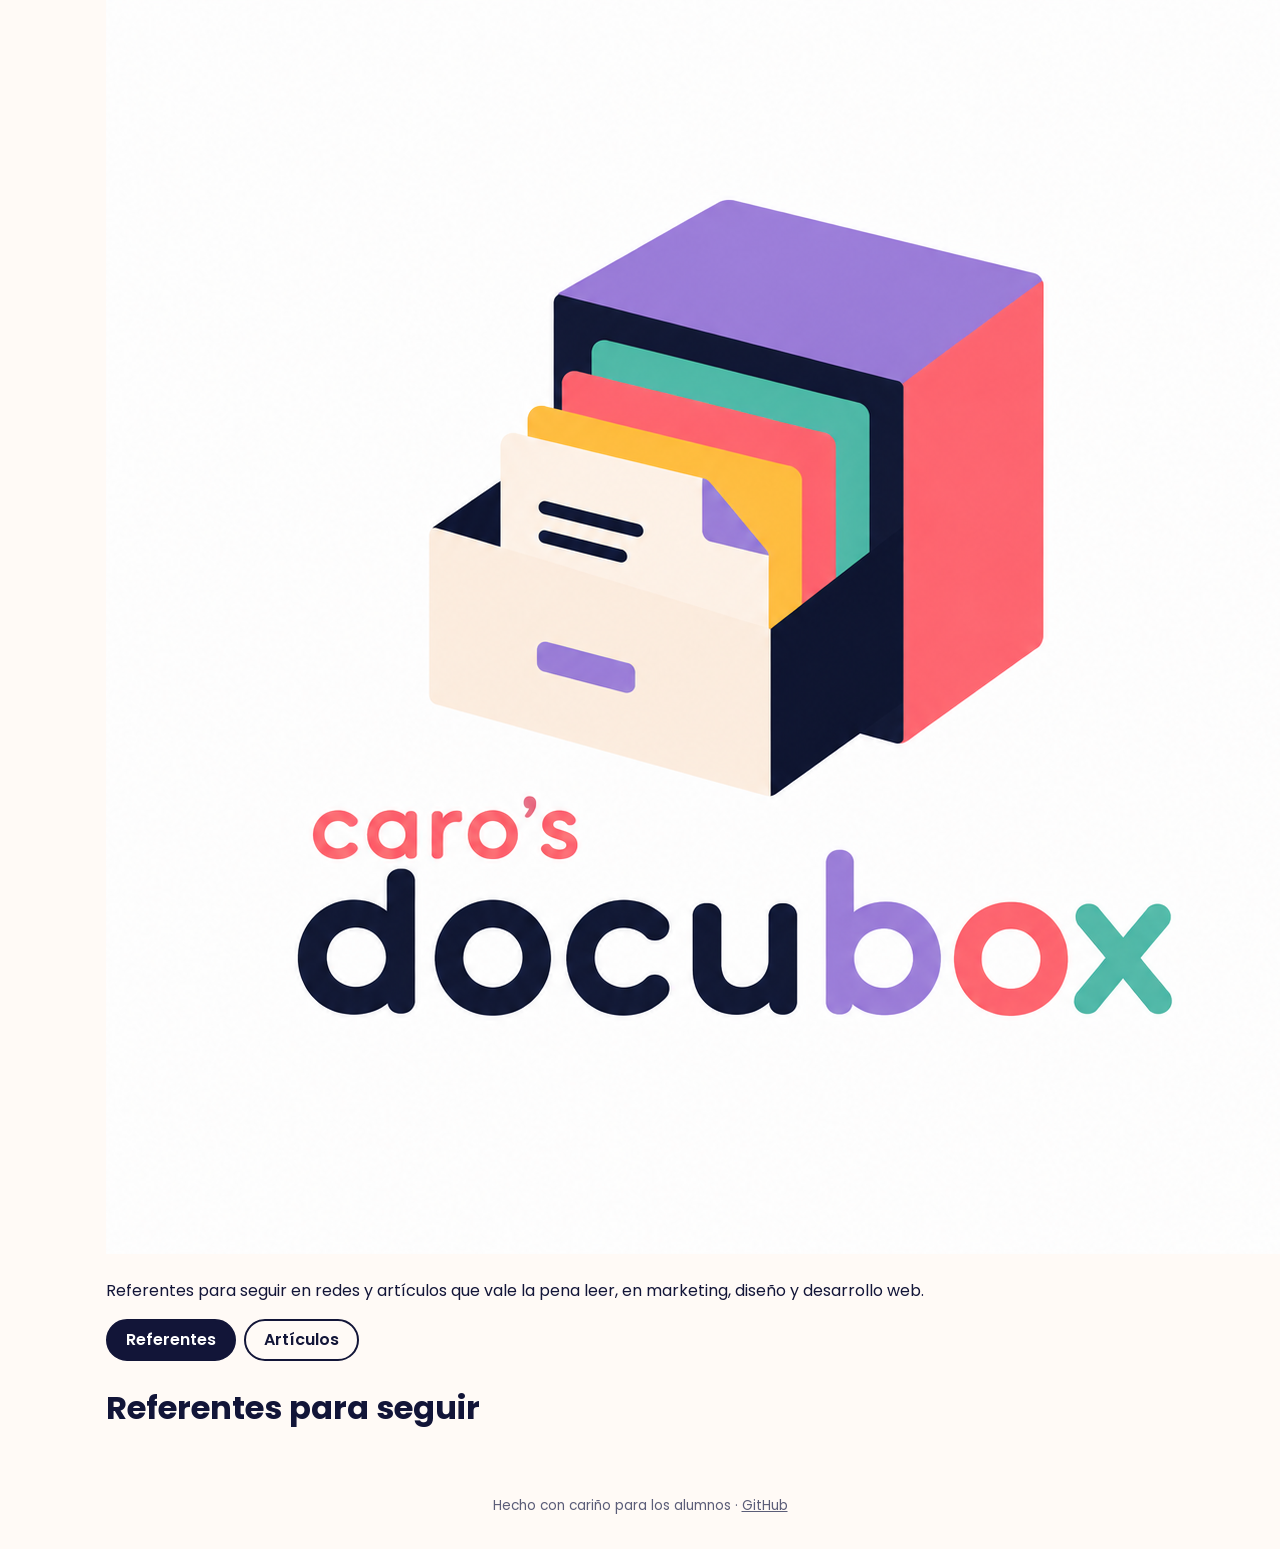
<file: index.html>
<!doctype html>
<html lang="es">
<head>
  <meta charset="utf-8">
  <meta name="viewport" content="width=device-width, initial-scale=1">
  <title>Inicio · Caro's Docubox</title>
  <meta name="description" content="Creadores de contenido para seguir y artículos recomendados sobre marketing y desarrollo web.">
  <link rel="icon" href="assets/logo.png">
  <link rel="preconnect" href="https://fonts.googleapis.com">
  <link href="https://fonts.googleapis.com/css2?family=Poppins:wght@400;600;700&display=swap" rel="stylesheet">
  <link rel="stylesheet" href="styles.css">
</head>
<body>
  <header class="contenedor">
    <a href="index.html"><img src="assets/logo.png" alt="Caro's Docubox, ir al inicio"></a>
    <p>Referentes para seguir en redes y artículos que vale la pena leer, en marketing, diseño y desarrollo web.</p>
    <nav aria-label="Principal">
      <a href="index.html" aria-current="page">Referentes</a>
      <a href="articulos.html">Artículos</a>
    </nav>
  </header>

  <main class="contenedor">
    <h1>Referentes para seguir</h1>
    <div class="filtros" id="filtros" role="group" aria-label="Filtrar por categoría"></div>
    <div class="grid" id="lista"></div>
  </main>

  <footer>Hecho con cariño para los alumnos · <a href="https://github.com/carocromatica/docubox">GitHub</a></footer>
  <script src="datos.js"></script>
  <script src="app.js"></script>
  <script>montarSeccion(CREADORES, tarjetaCreador);</script>
</body>
</html>
</file>
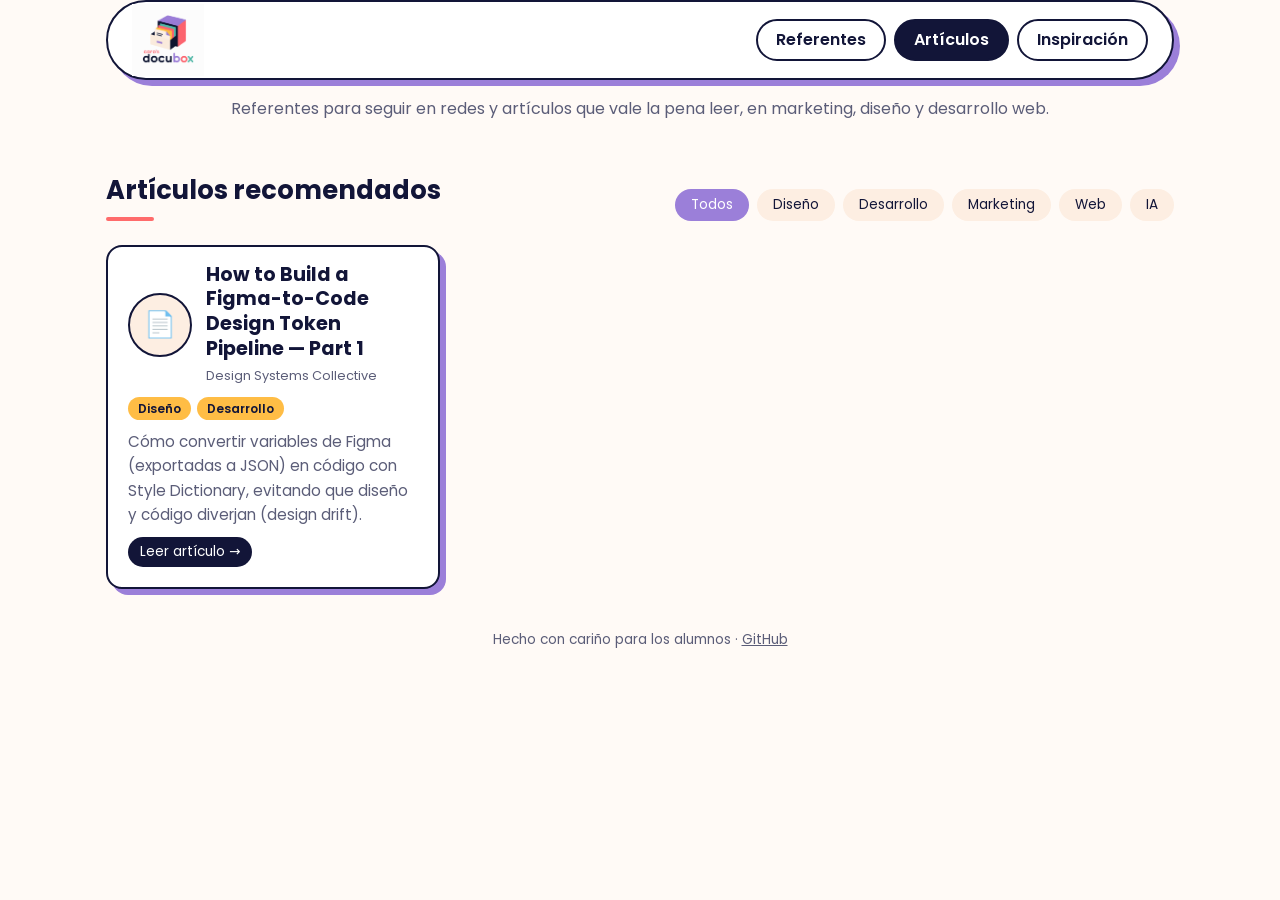
<file: articulos.html>
<!doctype html>
<html lang="es">
<head>
  <meta charset="utf-8">
  <meta name="viewport" content="width=device-width, initial-scale=1">
  <title>Artículos · Caro's Docubox</title>
  <meta name="description" content="Creadores de contenido para seguir y artículos recomendados sobre marketing, diseño y desarrollo web.">
  <link rel="icon" href="assets/logo.png">
  <link rel="preconnect" href="https://fonts.googleapis.com">
  <link href="https://fonts.googleapis.com/css2?family=Poppins:wght@400;600;700&display=swap" rel="stylesheet">
  <link rel="stylesheet" href="styles.css">
</head>
<body data-secciones="articulos">
  <main class="contenedor"></main>
  <footer>Hecho con cariño para los alumnos · <a href="https://github.com/carocromatica/docubox">GitHub</a></footer>
  <script src="datos.js"></script>
  <script src="app.js"></script>
</body>
</html>
</file>
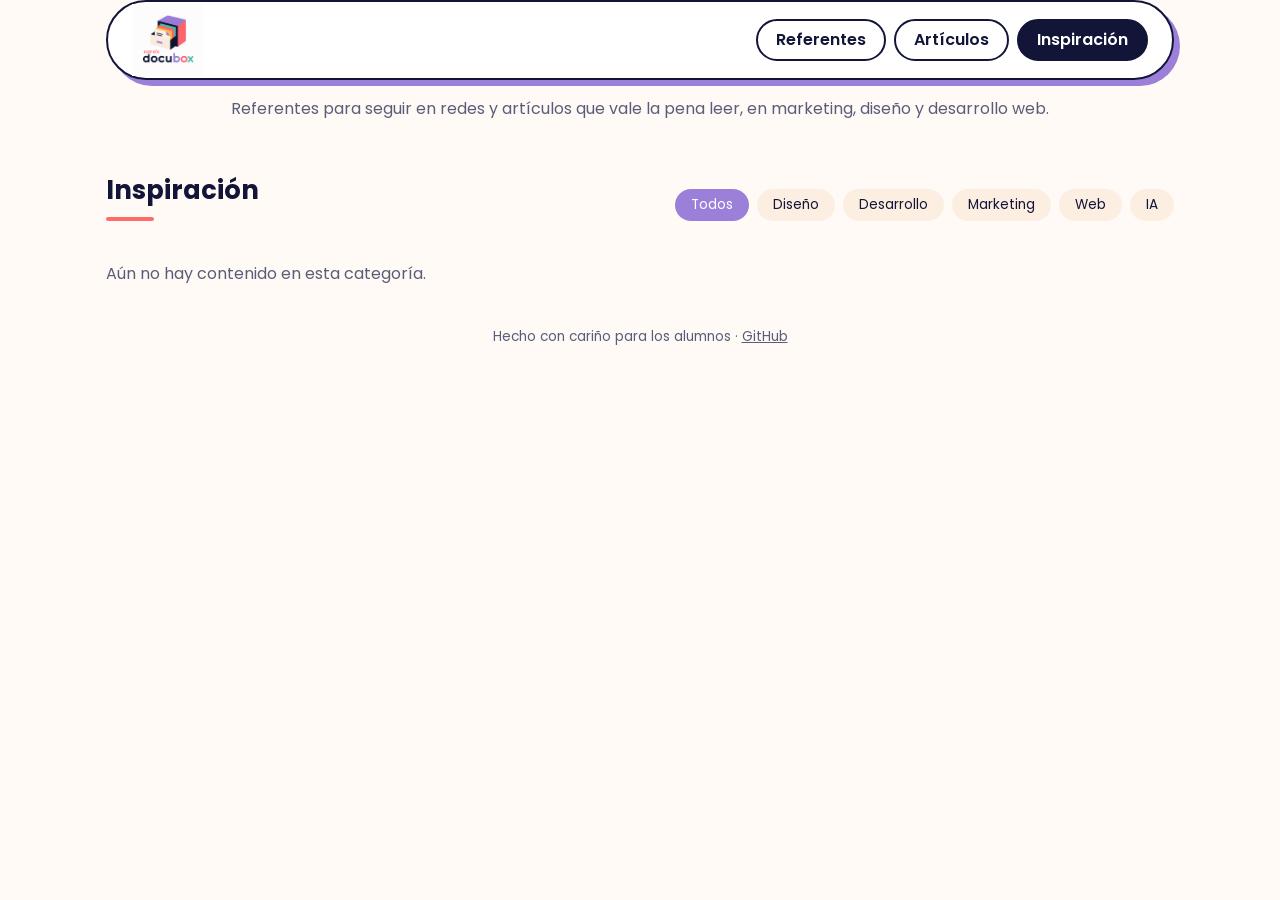
<file: inspiracion.html>
<!doctype html>
<html lang="es">
<head>
  <meta charset="utf-8">
  <meta name="viewport" content="width=device-width, initial-scale=1">
  <title>Inspiración · Caro's Docubox</title>
  <meta name="description" content="Creadores de contenido para seguir y artículos recomendados sobre marketing, diseño y desarrollo web.">
  <link rel="icon" href="assets/logo.png">
  <link rel="preconnect" href="https://fonts.googleapis.com">
  <link href="https://fonts.googleapis.com/css2?family=Poppins:wght@400;600;700&display=swap" rel="stylesheet">
  <link rel="stylesheet" href="styles.css">
</head>
<body data-secciones="inspiracion">
  <main class="contenedor"></main>
  <footer>Hecho con cariño para los alumnos · <a href="https://github.com/carocromatica/docubox">GitHub</a></footer>
  <script src="datos.js"></script>
  <script src="app.js"></script>
</body>
</html>
</file>
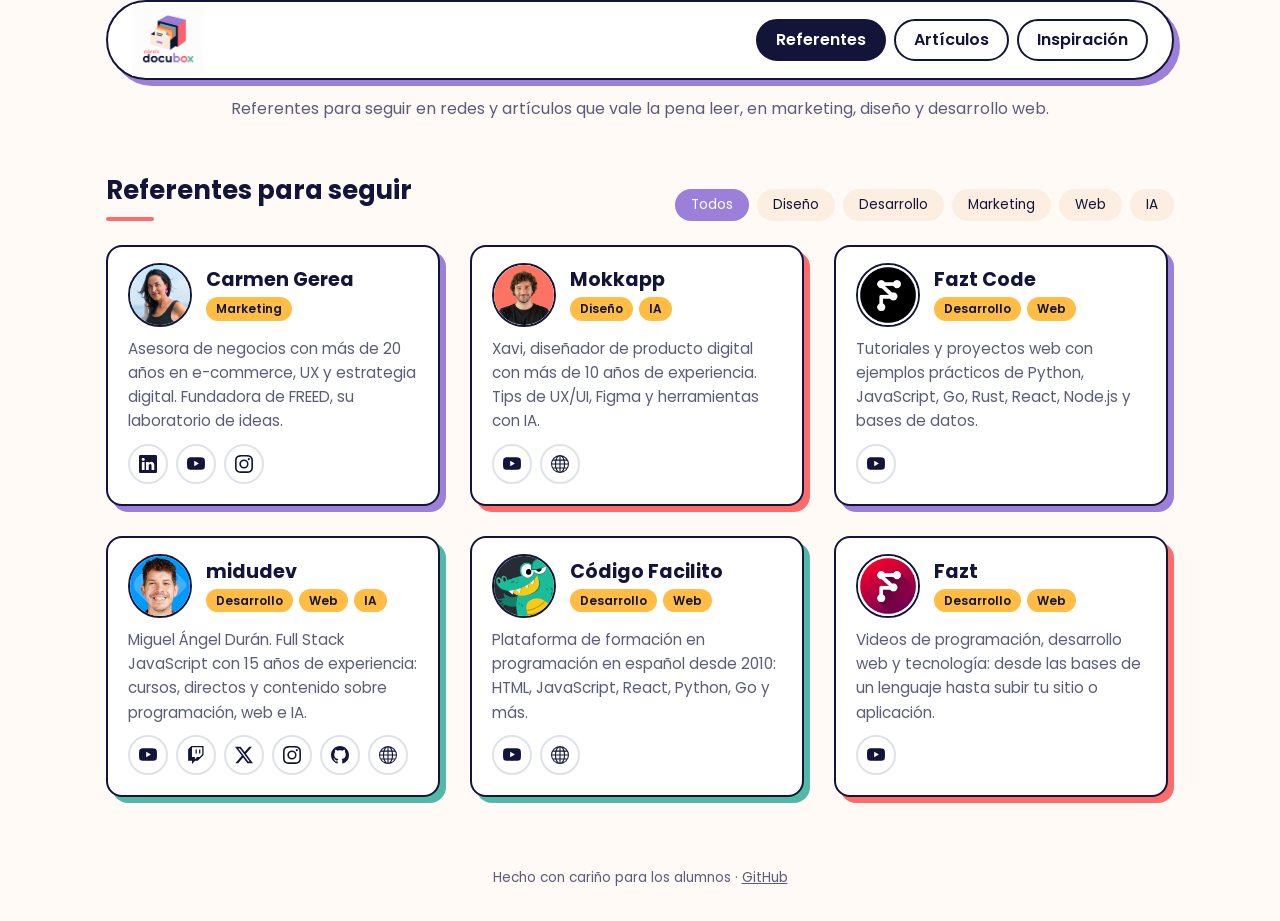
<file: referentes.html>
<!doctype html>
<html lang="es">
<head>
  <meta charset="utf-8">
  <meta name="viewport" content="width=device-width, initial-scale=1">
  <title>Referentes · Caro's Docubox</title>
  <meta name="description" content="Creadores de contenido para seguir y artículos recomendados sobre marketing, diseño y desarrollo web.">
  <link rel="icon" href="assets/logo.png">
  <link rel="preconnect" href="https://fonts.googleapis.com">
  <link href="https://fonts.googleapis.com/css2?family=Poppins:wght@400;600;700&display=swap" rel="stylesheet">
  <link rel="stylesheet" href="styles.css">
</head>
<body data-secciones="referentes">
  <main class="contenedor"></main>
  <footer>Hecho con cariño para los alumnos · <a href="https://github.com/carocromatica/docubox">GitHub</a></footer>
  <script src="datos.js"></script>
  <script src="app.js"></script>
</body>
</html>
</file>
<file: styles.css>
:root {
  --navy: #121538;
  --purple: #9b7fd9;
  --coral: #ff6b6b;
  --teal: #52b9a9;
  --yellow: #ffbd45;
  --cream: #fdeee2;
  --bg: #fffaf6;
  --acento: var(--purple);
  --card: #ffffff;
  --muted: #5b5d78;
}
* { box-sizing: border-box; }
body {
  margin: 0;
  font-family: "Poppins", system-ui, sans-serif;
  background: var(--bg);
  color: var(--navy);
  line-height: 1.6;
}
a { color: inherit; }
.contenedor { max-width: 1100px; margin: 0 auto; padding: 0 16px; }

/* Cápsula de navegación */
header { padding-top: 24px; }
.capsula {
  display: flex;
  align-items: center;
  justify-content: space-between;
  flex-wrap: wrap;
  gap: 12px;
  background: var(--card);
  border: 2px solid var(--navy);
  border-radius: 999px;
  box-shadow: 6px 6px 0 var(--purple);
  padding: 10px 24px;
}
.logo img { display: block; height: 72px; width: auto; margin: -8px 0; }
nav { display: flex; flex-wrap: wrap; gap: 8px; }
nav a {
  text-decoration: none;
  color: var(--navy);
  font-weight: 600;
  padding: 6px 18px;
  border: 2px solid var(--navy);
  border-radius: 999px;
}
nav a:hover, nav a:focus-visible { background: var(--yellow); }
nav a[aria-current="page"] { background: var(--navy); color: #fff; }
.descripcion { text-align: center; color: var(--muted); margin: 16px 0 0; }

/* Secciones y filtros */
.seccion-cab {
  display: flex;
  flex-wrap: wrap;
  align-items: flex-end;
  justify-content: space-between;
  gap: 12px;
  margin: 48px 0 24px;
}
h2 { margin: 0; font-size: 1.6rem; }
h2::after { content: ""; display: block; width: 48px; height: 4px; background: var(--coral); border-radius: 2px; margin-top: 6px; }
.filtros { display: flex; flex-wrap: wrap; gap: 8px; }
.filtros button {
  font: inherit;
  font-size: .85rem;
  cursor: pointer;
  background: var(--cream);
  color: var(--navy);
  border: 0;
  border-radius: 999px;
  padding: 5px 16px;
}
.filtros button:hover { background: #f8dcc6; }
.filtros button[aria-pressed="true"] { background: var(--purple); color: #fff; }

/* Masonry */
.masonry { column-width: 290px; column-gap: 24px; }
.tarjeta {
  break-inside: avoid;
  margin: 0 6px 30px 0;
  background: var(--card);
  border: 2px solid var(--navy);
  border-radius: 16px;
  box-shadow: 6px 6px 0 var(--acento);
  padding: 16px 20px 20px;
  display: flex;
  flex-direction: column;
  gap: 10px;
}
.tarjeta:nth-child(2n) { --acento: var(--teal); }
.tarjeta:nth-child(3n) { --acento: var(--coral); }
.cabecera { display: flex; align-items: center; gap: 14px; }
.titulo { display: flex; flex-direction: column; gap: 4px; min-width: 0; }
.foto {
  flex: none;
  width: 64px;
  height: 64px;
  border-radius: 50%;
  object-fit: cover;
  border: 2px solid var(--navy);
}
.foto-vacia { display: grid; place-items: center; font-size: 1.6rem; background: var(--cream); }
.tarjeta h3 { margin: 0; font-size: 1.2rem; line-height: 1.3; }
.tarjeta p { margin: 0; color: var(--muted); font-size: .95rem; }
.etiquetas { display: flex; flex-wrap: wrap; gap: 6px; }
.etiqueta { background: var(--yellow); font-size: .75rem; font-weight: 600; padding: 2px 10px; border-radius: 999px; }
.fuente { font-size: .8rem; color: var(--muted); }
.enlaces { display: flex; flex-wrap: wrap; gap: 8px; }
.enlaces a.icono {
  display: grid;
  place-items: center;
  width: 40px;
  height: 40px;
  padding: 0;
  background: #fff;
  color: var(--navy);
  border: 2px solid #dfe2ea;
  border-radius: 50%;
  transition: background .15s, color .15s, border-color .15s;
}
.ico {
  width: 18px;
  height: 18px;
  background: currentColor;
  -webkit-mask: var(--icono) center / contain no-repeat;
  mask: var(--icono) center / contain no-repeat;
}
/* Al pasar el mouse, cada botón toma los colores de su red */
.enlaces a.icono:hover, .enlaces a.icono:focus-visible { color: #fff; border-color: transparent; background: var(--navy); }
.enlaces a.icono[data-red="linkedin"]:hover, .enlaces a.icono[data-red="linkedin"]:focus-visible { background: #0a66c2; }
.enlaces a.icono[data-red="youtube"]:hover, .enlaces a.icono[data-red="youtube"]:focus-visible { background: #ff0000; }
.enlaces a.icono[data-red="twitch"]:hover, .enlaces a.icono[data-red="twitch"]:focus-visible { background: #9146ff; }
.enlaces a.icono[data-red="x"]:hover, .enlaces a.icono[data-red="x"]:focus-visible { background: #000; }
.enlaces a.icono[data-red="github"]:hover, .enlaces a.icono[data-red="github"]:focus-visible { background: #181717; }
.enlaces a.icono[data-red="web"]:hover, .enlaces a.icono[data-red="web"]:focus-visible { background: var(--teal); }
.enlaces a.icono[data-red="instagram"]:hover, .enlaces a.icono[data-red="instagram"]:focus-visible {
  background: radial-gradient(circle at 50% 125%, #fdd876 0%, #f9923a 28%, #e1306c 58%, #a43cc0 82%, #5b5bd6 100%) border-box;
}
.enlaces a:not(.icono), .leer {
  text-decoration: none;
  background: var(--navy);
  color: #fff;
  font-size: .85rem;
  padding: 4px 12px;
  border-radius: 999px;
  transition: background .15s;
}
.leer { align-self: flex-start; }
.enlaces a:not(.icono):hover, .leer:hover, .enlaces a:not(.icono):focus-visible, .leer:focus-visible { background: var(--coral); }
.vacio { color: var(--muted); }

footer { text-align: center; color: var(--muted); font-size: .85rem; padding: 40px 0 32px; }
</file>
